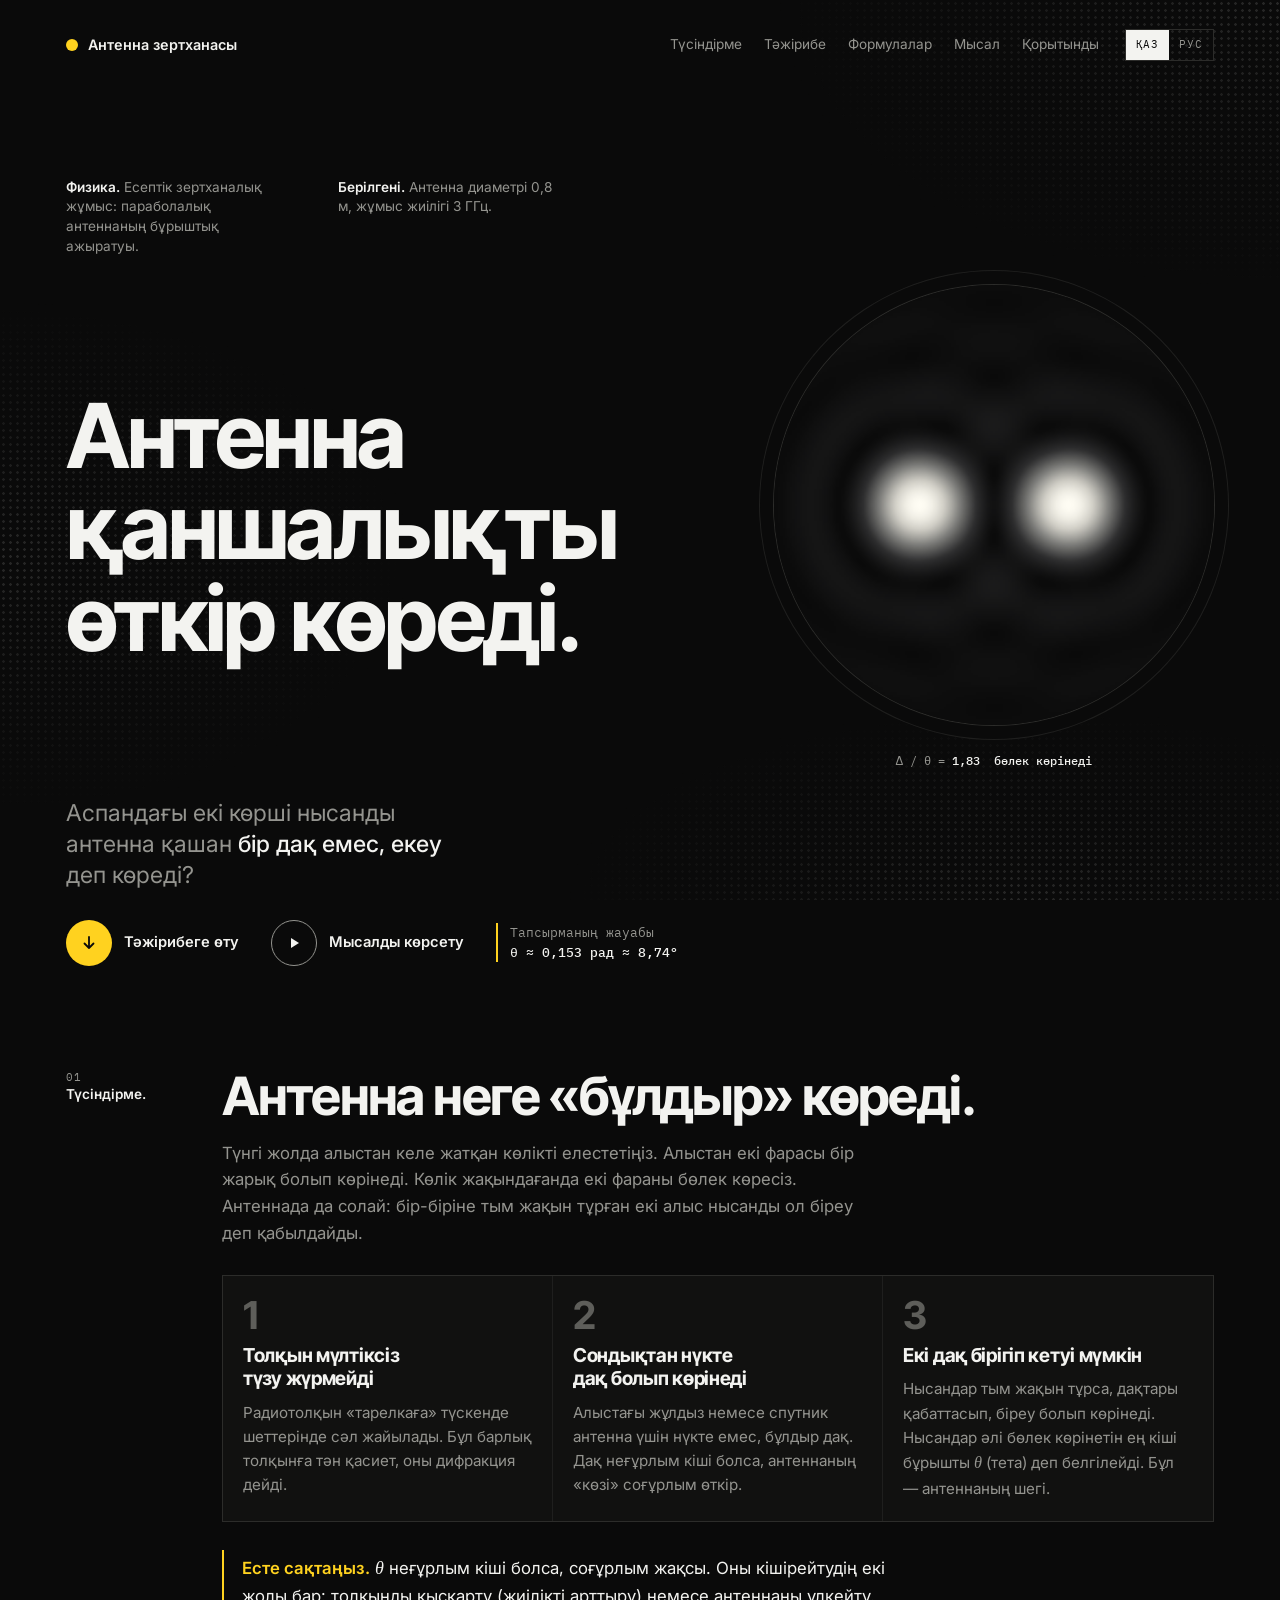
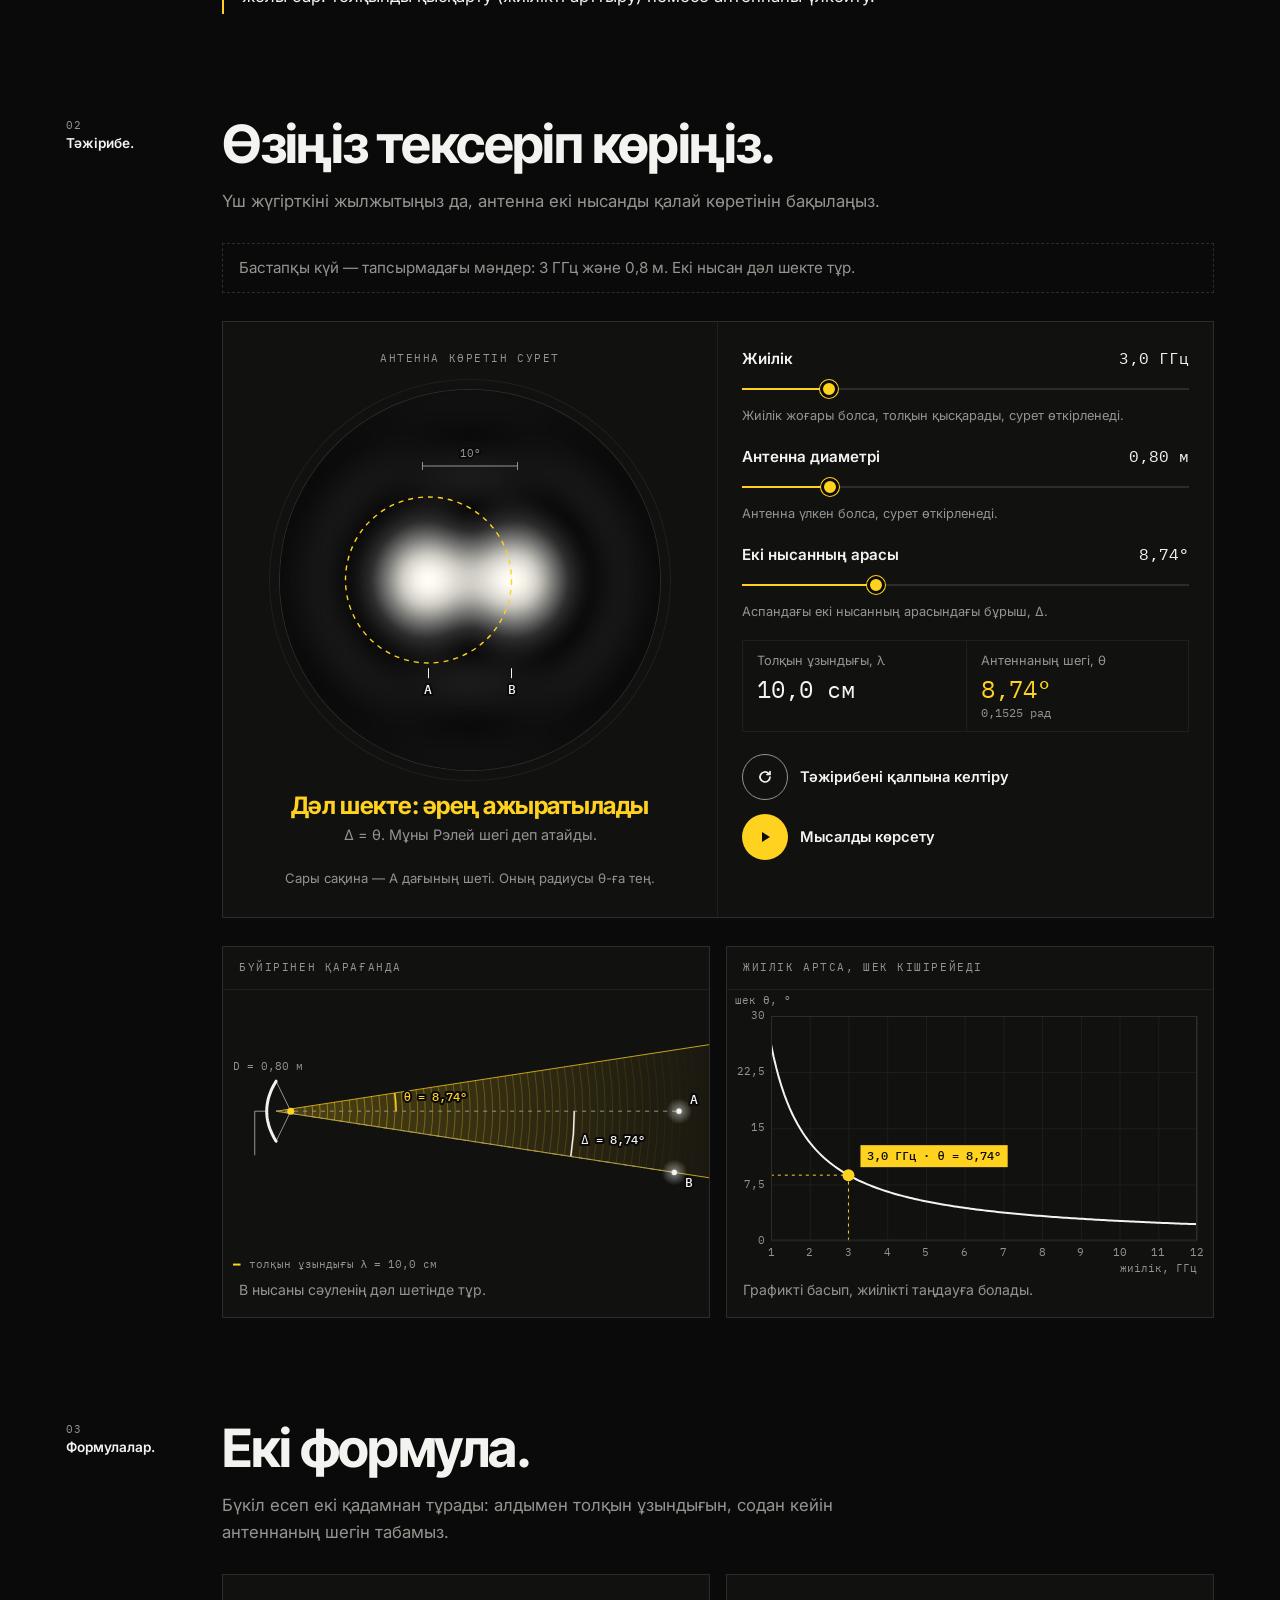
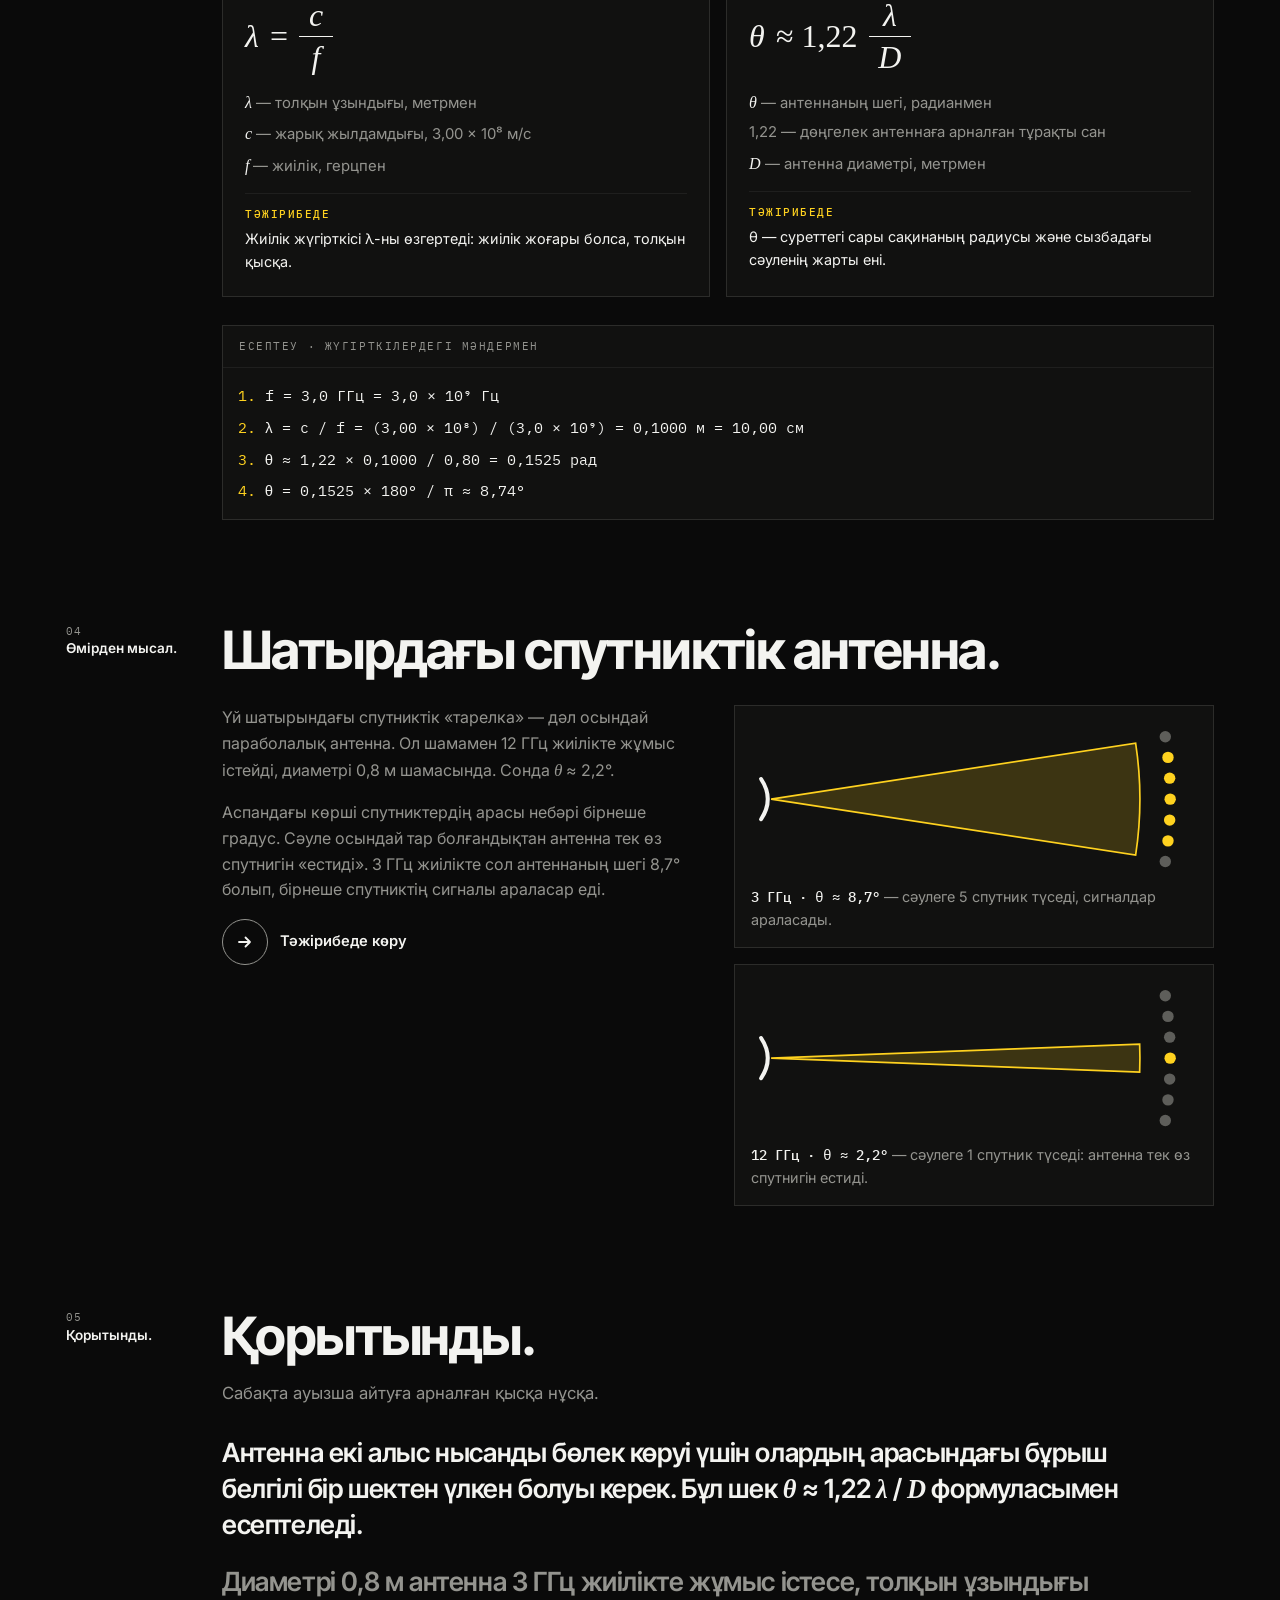
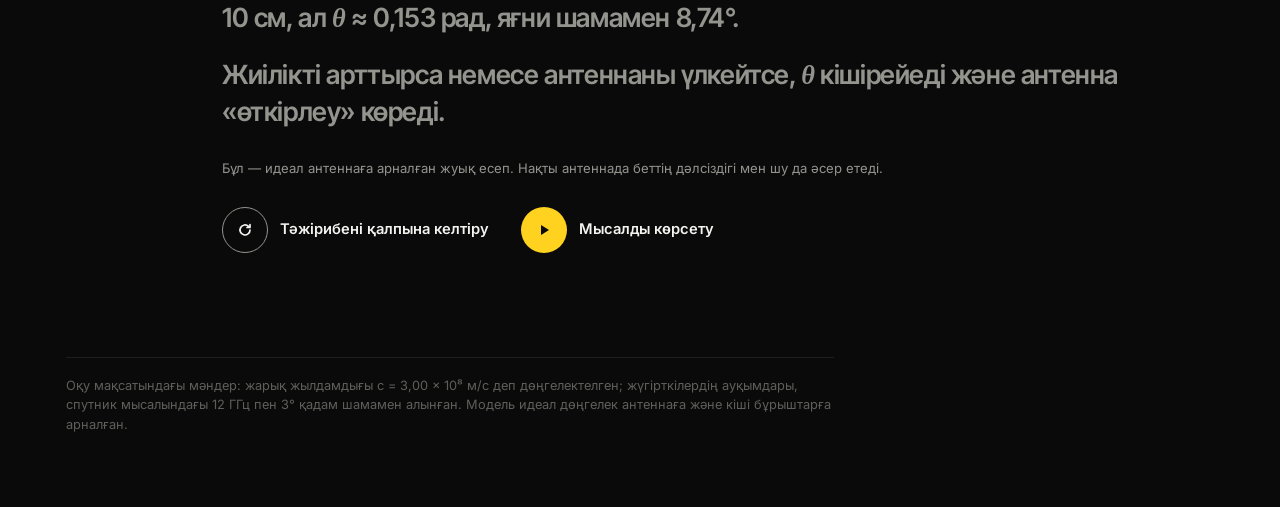
<file: index.html>
<!doctype html>
<html lang="kk">
<head>
  <meta charset="utf-8">
  <meta name="viewport" content="width=device-width, initial-scale=1, viewport-fit=cover">
  <title>Антеннаның бұрыштық ажыратуы · Антенна зертханасы</title>
  <meta name="description" content="Интерактивті физика зертханасы: параболалық антеннаның бұрыштық ажыратуы, θ ≈ 1,22 λ/D. / Интерактивная лаборатория: угловое разрешение параболической антенны.">
  <meta name="theme-color" content="#0a0a0a">
  <meta name="color-scheme" content="dark">
  <meta property="og:type" content="website">
  <meta property="og:title" content="Антеннаның бұрыштық ажыратуы">
  <meta property="og:description" content="Антенна қаншалықты өткір көреді? Интерактивті тәжірибе · Интерактивный эксперимент.">
  <meta name="twitter:card" content="summary">
  <link rel="icon" href="assets/favicon.svg" type="image/svg+xml">
  <link rel="preconnect" href="https://fonts.googleapis.com">
  <link rel="preconnect" href="https://fonts.gstatic.com" crossorigin>
  <link rel="stylesheet" href="https://fonts.googleapis.com/css2?family=IBM+Plex+Mono:wght@400;500&family=Inter:wght@400;500;600&family=Inter+Tight:wght@600;700&display=swap">
  <link rel="stylesheet" href="css/style.css">
</head>
<body>
<div class="page">

  <!-- ===== Навигация ===== -->
  <nav class="nav" aria-label="Бөлімдер">
    <div class="brand"><i aria-hidden="true"></i><span data-i="brand"></span></div>
    <div class="nav-links">
      <a href="#tusindirme" data-i="nav1"></a>
      <a href="#zerthana" data-i="nav2"></a>
      <a href="#formulalar" data-i="nav3"></a>
      <a href="#mysal" data-i="nav4"></a>
      <a href="#qorytyndy" data-i="nav5"></a>
    </div>
    <div class="lang" role="group" aria-label="Тіл / Язык">
      <button type="button" id="lang-kk" aria-pressed="true">ҚАЗ</button>
      <button type="button" id="lang-ru" aria-pressed="false">РУС</button>
    </div>
  </nav>

  <!-- ===== 1. Главный экран ===== -->
  <header class="hero">
    <div class="hero-meta">
      <p data-h="meta1"></p>
      <p data-h="meta2"></p>
    </div>
    <div class="hero-main">
      <h1 data-i="heroTitle"></h1>
      <div class="lens-wrap">
        <canvas class="lens" id="heroCanvas" role="img" aria-label="Airy"></canvas>
        <div class="lens-readout"><span>Δ / θ = <b id="heroRatio">1,00</b></span><b id="heroState"></b></div>
      </div>
    </div>
    <p class="hero-q" data-h="heroQ"></p>
    <div class="hero-actions">
      <a class="go" href="#zerthana"><i><svg viewBox="0 0 16 16" aria-hidden="true"><path d="M8 2v11M3.5 8.5 8 13l4.5-4.5" fill="none" stroke="currentColor" stroke-width="1.8" stroke-linecap="round" stroke-linejoin="round"/></svg></i><span data-i="heroCta"></span></a>
      <button class="go alt" type="button" data-action="demo"><i><svg viewBox="0 0 16 16" aria-hidden="true"><path d="M5 3v10l8-5z" fill="currentColor"/></svg></i><span data-i="demoBtn"></span></button>
      <p class="answer" data-h="answer"></p>
    </div>
  </header>

  <!-- ===== 2. Простое объяснение ===== -->
  <section class="sec" id="tusindirme">
    <div class="sec-no"><span>01</span><b data-i="n1"></b></div>
    <div class="sec-main">
      <div class="sec-head">
        <h2 data-i="exTitle"></h2>
        <p class="lede" data-i="exLede"></p>
      </div>
      <ol class="steps">
        <li><span class="n" aria-hidden="true">1</span><h3 data-i="ex1t"></h3><p data-i="ex1p"></p></li>
        <li><span class="n" aria-hidden="true">2</span><h3 data-i="ex2t"></h3><p data-i="ex2p"></p></li>
        <li><span class="n" aria-hidden="true">3</span><h3 data-i="ex3t"></h3><p data-h="ex3p"></p></li>
      </ol>
      <p class="remember" data-h="exRemember"></p>
    </div>
  </section>

  <!-- ===== 3. Интерактивная симуляция ===== -->
  <section class="sec" id="zerthana">
    <div class="sec-no"><span>02</span><b data-i="n2"></b></div>
    <div class="sec-main">
      <div class="sec-head">
        <h2 data-i="labTitle"></h2>
        <p class="lede" data-i="labLede"></p>
      </div>
      <p class="caption" id="caption" aria-live="polite"></p>

      <div class="frame lab">
        <!-- Что видит антенна -->
        <div class="lab-view">
          <span class="label" data-i="skyTitle"></span>
          <canvas class="lens" id="sky" role="img" aria-label="Airy"></canvas>
          <div class="verdict" id="verdict" data-state="limit" aria-live="polite">
            <strong id="verdictTitle"></strong>
            <span id="verdictSub"></span>
          </div>
          <p class="hint" data-i="skyHint"></p>
        </div>

        <!-- Ползунки и результат -->
        <div class="lab-side">
          <div class="control">
            <div class="control-top"><label for="inF" data-i="cF"></label><output id="outF" for="inF"></output></div>
            <input type="range" id="inF" min="1" max="12" step="0.1" value="3">
            <small data-i="cFh"></small>
          </div>
          <div class="control">
            <div class="control-top"><label for="inD" data-i="cD"></label><output id="outD" for="inD"></output></div>
            <input type="range" id="inD" min="0.3" max="3" step="0.05" value="0.8">
            <small data-i="cDh"></small>
          </div>
          <div class="control">
            <div class="control-top"><label for="inSep" data-i="cS"></label><output id="outSep" for="inSep"></output></div>
            <input type="range" id="inSep" min="0" max="30" step="0.05" value="8.75">
            <small data-i="cSh"></small>
          </div>
          <dl class="results">
            <div><dt data-i="rLam"></dt><dd id="valLam"></dd></div>
            <div class="main"><dt data-i="rTheta"></dt><dd id="valTheta"></dd></div>
          </dl>
          <p class="hint" id="warnAngle" hidden data-i="warnAngle"></p>
          <div class="lab-actions">
            <button class="go alt" type="button" data-action="reset"><i><svg viewBox="0 0 16 16" aria-hidden="true"><path d="M13 8a5 5 0 1 1-1.5-3.6M13 2.5v3h-3" fill="none" stroke="currentColor" stroke-width="1.7" stroke-linecap="round" stroke-linejoin="round"/></svg></i><span data-i="resetBtn"></span></button>
            <button class="go" type="button" data-action="demo"><i><svg viewBox="0 0 16 16" aria-hidden="true"><path d="M5 3v10l8-5z" fill="currentColor"/></svg></i><span data-i="demoBtn"></span></button>
          </div>
        </div>
      </div>

      <div class="pair">
        <div class="frame">
          <div class="frame-head"><span class="label" data-i="schemeTitle"></span></div>
          <canvas class="plot" id="scheme" role="img" aria-label="scheme"></canvas>
          <p class="note" id="schemeNote"></p>
        </div>
        <div class="frame">
          <div class="frame-head"><span class="label" data-i="graphTitle"></span></div>
          <canvas class="plot" id="graph" role="img" aria-label="graph"></canvas>
          <p class="note" data-i="graphNote"></p>
        </div>
      </div>
    </div>
  </section>

  <!-- ===== 4. Формулы ===== -->
  <section class="sec" id="formulalar">
    <div class="sec-no"><span>03</span><b data-i="n3"></b></div>
    <div class="sec-main">
      <div class="sec-head">
        <h2 data-i="fTitle"></h2>
        <p class="lede" data-i="fLede"></p>
      </div>
      <div class="laws">
        <article class="frame law">
          <div class="law-eq"><var>λ</var> = <span class="frac"><span><var>c</var></span><span><var>f</var></span></span></div>
          <ul class="vars" data-h="f1v"></ul>
          <p class="in-sim"><b data-i="inSim"></b><span data-i="f1s"></span></p>
        </article>
        <article class="frame law">
          <div class="law-eq"><var>θ</var> ≈ 1,22 <span class="frac"><span><var>λ</var></span><span><var>D</var></span></span></div>
          <ul class="vars" data-h="f2v"></ul>
          <p class="in-sim"><b data-i="inSim"></b><span data-i="f2s"></span></p>
        </article>
      </div>
      <div class="frame calc">
        <div class="frame-head"><span class="label" data-i="calcTitle"></span></div>
        <ol id="calcSteps"></ol>
      </div>
    </div>
  </section>

  <!-- ===== 5. Пример из жизни ===== -->
  <section class="sec" id="mysal">
    <div class="sec-no"><span>04</span><b data-i="n4"></b></div>
    <div class="sec-main">
      <div class="sec-head"><h2 data-i="mTitle"></h2></div>
      <div class="example">
        <div class="example-text">
          <p data-h="m1"></p>
          <p data-i="m2"></p>
          <div><button class="go alt" type="button" id="btnSatellite"><i><svg viewBox="0 0 16 16" aria-hidden="true"><path d="M2 8h11M8.5 3.5 13 8l-4.5 4.5" fill="none" stroke="currentColor" stroke-width="1.8" stroke-linecap="round" stroke-linejoin="round"/></svg></i><span data-i="mBtn"></span></button></div>
        </div>
        <div class="beams" id="beams"></div>
      </div>
    </div>
  </section>

  <!-- ===== 6. Вывод ===== -->
  <section class="sec" id="qorytyndy">
    <div class="sec-no"><span>05</span><b data-i="n5"></b></div>
    <div class="sec-main">
      <div class="sec-head">
        <h2 data-i="qTitle"></h2>
        <p class="lede" data-i="qLede"></p>
      </div>
      <div class="speech">
        <p data-h="q1"></p>
        <p data-h="q2"></p>
        <p data-h="q3"></p>
      </div>
      <p class="hint" data-i="qLimit"></p>
      <div class="final">
        <button class="go alt" type="button" data-action="reset" data-scroll="1"><i><svg viewBox="0 0 16 16" aria-hidden="true"><path d="M13 8a5 5 0 1 1-1.5-3.6M13 2.5v3h-3" fill="none" stroke="currentColor" stroke-width="1.7" stroke-linecap="round" stroke-linejoin="round"/></svg></i><span data-i="resetBtn"></span></button>
        <button class="go" type="button" data-action="demo"><i><svg viewBox="0 0 16 16" aria-hidden="true"><path d="M5 3v10l8-5z" fill="currentColor"/></svg></i><span data-i="demoBtn"></span></button>
      </div>
    </div>
  </section>

  <footer data-i="foot"></footer>
</div>

  <noscript><p style="padding:24px;color:#f3f3f0">Бұл зертхана JavaScript-пен жұмыс істейді. / Для работы лаборатории нужен JavaScript.</p></noscript>
  <script src="js/main.js"></script>
</body>
</html>
</file>
<file: css/style.css>
/* ==========================================================================
   Макет: журнальная вёрстка на чёрном фоне. Узкая левая колонка с номером
   раздела, справа — содержимое в тонких рамках. Один акцентный цвет (жёлтый),
   крупные заголовки с точкой, полутоновая точечная фактура по краям.
   Единственная тёмная тема выбрана намеренно.
   ========================================================================== */
:root {
  color-scheme: dark;

  /* Цвета: тёплые серые + один жёлтый акцент */
  --bg: #0a0a0a;        /* фон страницы */
  --panel: #111110;     /* рамки-экраны */
  --panel-2: #191918;   /* приподнятые элементы */
  --line: #2c2c2a;      /* рамки */
  --line-soft: #1f1f1e; /* сетка и разделители */
  --fg: #f3f3f0;        /* основной текст, «звёзды» */
  --muted: #94948f;     /* вторичный текст */
  --dim: #5e5e5a;       /* самые тихие подписи */
  --accent: #ffd21f;    /* жёлтый: предел антенны θ, луч, кнопки */
  --ink: #0a0a0a;       /* текст на жёлтом */

  /* Шрифты: заголовки / текст / числа и мелкие подписи / формулы */
  --f-display: "Inter Tight", "Inter", "Helvetica Neue", Arial, sans-serif;
  --f-body: "Inter", "Helvetica Neue", "Segoe UI", Arial, sans-serif;
  --f-mono: "IBM Plex Mono", ui-monospace, Menlo, Consolas, monospace;
  --f-math: "Cambria Math", "STIX Two Math", "Times New Roman", Georgia, serif;
}

*, *::before, *::after { box-sizing: border-box; }
html { scroll-behavior: smooth; }
body { background: var(--bg); color: var(--fg); font-family: var(--f-body); font-size: 16px; line-height: 1.6; -webkit-font-smoothing: antialiased; }

/* Полутоновая точечная фактура: видна пятнами по краям, как печатный растр */
body::before {
  content: ""; position: fixed; inset: 0; z-index: 0; pointer-events: none;
  background-image: radial-gradient(circle, rgba(243, 243, 240, .13) 1px, transparent 1.6px);
  background-size: 7px 7px;
  -webkit-mask-image: radial-gradient(55% 45% at 100% 0%, #000, transparent 72%), radial-gradient(45% 40% at 0% 62%, #000, transparent 72%), radial-gradient(50% 30% at 80% 100%, #000, transparent 72%);
          mask-image: radial-gradient(55% 45% at 100% 0%, #000, transparent 72%), radial-gradient(45% 40% at 0% 62%, #000, transparent 72%), radial-gradient(50% 30% at 80% 100%, #000, transparent 72%);
}

.page {
  position: relative; z-index: 1;
  max-width: 1180px; margin: 0 auto;
  padding-block: 20px 64px;
  padding-left: max(16px, env(safe-area-inset-left, 0px));
  padding-right: max(16px, env(safe-area-inset-right, 0px));
  display: flex; flex-direction: column; gap: 104px;
}
button, input { font: inherit; color: inherit; }
button { cursor: pointer; }
:focus-visible { outline: 2px solid var(--accent); outline-offset: 3px; }

/* ---------- Типографика ---------- */
h1, h2, h3 { font-family: var(--f-display); font-weight: 700; line-height: 1.02; letter-spacing: -.03em; margin: 0; text-wrap: balance; overflow-wrap: break-word; }
h1 { font-size: clamp(2.5rem, 7.4vw, 5.6rem); }
h2 { font-size: clamp(1.9rem, 4.4vw, 3.3rem); }
h3 { font-size: 1.2rem; line-height: 1.2; letter-spacing: -.015em; }
p { margin: 0; }
.lede { color: var(--muted); max-width: 60ch; font-size: 1.05rem; }
.label { font-family: var(--f-mono); font-size: .7rem; letter-spacing: .14em; text-transform: uppercase; color: var(--muted); }
.num { font-family: var(--f-mono); font-variant-numeric: tabular-nums; }
var { font-family: var(--f-math); font-style: italic; font-size: 1.08em; }

/* ---------- Навигация ---------- */
.nav { display: flex; align-items: center; gap: 16px; }
.brand { display: flex; align-items: center; gap: 10px; font-weight: 600; font-size: .9rem; white-space: nowrap; }
.brand i { width: 12px; height: 12px; border-radius: 50%; background: var(--accent); display: block; }
.nav-links { display: flex; gap: 2px; margin-left: auto; overflow-x: auto; min-width: 0; scrollbar-width: none; }
.nav-links::-webkit-scrollbar { display: none; }
.nav-links a { color: var(--muted); text-decoration: none; font-size: .85rem; white-space: nowrap; padding: 6px 10px; }
.nav-links a:hover { color: var(--fg); }
.lang { display: flex; flex: none; border: 1px solid var(--line); }
.lang button { border: 0; background: transparent; padding: 6px 10px; font-family: var(--f-mono); font-size: .7rem; letter-spacing: .08em; color: var(--muted); }
.lang button[aria-pressed="true"] { background: var(--fg); color: var(--ink); }

/* ---------- Кнопки: жёлтый круг со стрелкой и подпись ---------- */
.go { display: inline-flex; align-items: center; gap: 12px; border: 0; background: none; padding: 0; color: var(--fg); font-weight: 600; font-size: .92rem; text-decoration: none; text-align: left; }
.go i { flex: none; width: 46px; height: 46px; border-radius: 50%; display: grid; place-items: center; background: var(--accent); color: var(--ink); transition: transform .2s; }
.go.alt i { background: transparent; color: var(--fg); border: 1px solid var(--muted); }
.go:hover i { transform: scale(1.06); }
.go svg { width: 16px; height: 16px; }

/* ---------- Рамка-экран ---------- */
.frame { position: relative; background: var(--panel); border: 1px solid var(--line); min-width: 0; }
.frame-head { display: flex; align-items: center; justify-content: space-between; gap: 12px; padding: 12px 16px; border-bottom: 1px solid var(--line-soft); }
.frame-body { padding: 16px; }

/* ---------- Главный экран ---------- */
.hero { display: flex; flex-direction: column; gap: 28px; padding-top: 12px; }
.hero-meta { display: flex; flex-wrap: wrap; gap: 8px 56px; color: var(--muted); font-size: .85rem; line-height: 1.45; }
.hero-meta p { max-width: 24ch; }
.hero-meta b { color: var(--fg); font-weight: 600; }
.hero-main { display: grid; grid-template-columns: minmax(0, 1.2fr) minmax(0, .8fr); align-items: center; gap: 0; }
.hero-main h1 { position: relative; z-index: 2; margin-right: -12%; }
.lens-wrap { position: relative; justify-self: end; width: min(100%, 440px); }
.lens { display: block; width: 100%; aspect-ratio: 1; border-radius: 50%; background: var(--bg); box-shadow: 0 0 0 1px var(--line), 0 0 0 14px var(--bg), 0 0 0 15px var(--line-soft); }
.lens-readout { margin-top: 26px; display: flex; justify-content: center; gap: 14px; font-family: var(--f-mono); font-size: .75rem; color: var(--muted); }
.lens-readout b { color: var(--fg); font-weight: 500; }
.hero-q { font-size: clamp(1.1rem, 2vw, 1.45rem); line-height: 1.35; max-width: 30ch; color: var(--muted); }
.hero-q b { color: var(--fg); font-weight: 500; }
.hero-actions { display: flex; flex-wrap: wrap; align-items: center; gap: 18px 32px; }
.answer { font-family: var(--f-mono); font-size: .82rem; color: var(--muted); border-left: 2px solid var(--accent); padding-left: 12px; line-height: 1.5; }
.answer b { color: var(--fg); font-weight: 500; }

/* ---------- Раздел: слева номер, справа содержимое ---------- */
.sec { display: grid; grid-template-columns: 132px minmax(0, 1fr); gap: 24px; }
.sec-no { font-size: .85rem; line-height: 1.4; color: var(--muted); position: sticky; top: calc(16px + env(safe-area-inset-top, 0px)); align-self: start; }
.sec-no span { display: block; font-family: var(--f-mono); font-size: .7rem; letter-spacing: .1em; }
.sec-no b { color: var(--fg); font-weight: 600; }
.sec-main { display: flex; flex-direction: column; gap: 28px; min-width: 0; }
.sec-head { display: flex; flex-direction: column; gap: 16px; }

/* ---------- Объяснение ---------- */
.steps { display: grid; grid-template-columns: repeat(3, minmax(0, 1fr)); list-style: none; margin: 0; padding: 0; border: 1px solid var(--line); background: var(--panel); }
.steps li { padding: 20px; display: flex; flex-direction: column; gap: 10px; border-right: 1px solid var(--line-soft); min-width: 0; }
.steps li:last-child { border-right: 0; }
.steps .n { font-family: var(--f-display); font-weight: 700; font-size: 2.4rem; line-height: 1; color: var(--dim); letter-spacing: -.03em; }
.steps p { color: var(--muted); font-size: .95rem; }
.remember { border-left: 2px solid var(--accent); padding: 4px 0 4px 18px; max-width: 64ch; font-size: 1.05rem; }
.remember b { color: var(--accent); font-weight: 600; }

/* ---------- Лаборатория ---------- */
.caption { scroll-margin-top: calc(16px + env(safe-area-inset-top, 0px)); min-height: 3.2em; padding: 12px 16px; border: 1px dashed var(--line); color: var(--muted); font-size: .95rem; }
.caption.active { border-style: solid; border-color: var(--accent); color: var(--fg); }
.lab { display: grid; grid-template-columns: minmax(0, 1fr) minmax(0, 1fr); }
.lab-view { padding: 28px; display: flex; flex-direction: column; align-items: center; gap: 22px; border-right: 1px solid var(--line-soft); min-width: 0; }
.lab-view .lens { max-width: 380px; box-shadow: 0 0 0 1px var(--line), 0 0 0 10px var(--panel), 0 0 0 11px var(--line-soft); }
.lab-side { padding: 24px; display: flex; flex-direction: column; gap: 18px; min-width: 0; }

.verdict { width: 100%; text-align: center; display: flex; flex-direction: column; gap: 4px; }
.verdict strong { font-family: var(--f-display); font-weight: 700; font-size: 1.5rem; line-height: 1.15; letter-spacing: -.02em; }
.verdict span { color: var(--muted); font-size: .9rem; }
.verdict[data-state="resolved"] strong, .verdict[data-state="limit"] strong { color: var(--accent); }

.control { display: flex; flex-direction: column; gap: 2px; }
.control-top { display: flex; justify-content: space-between; align-items: baseline; gap: 12px; }
.control label { font-weight: 600; font-size: .95rem; }
.control output { font-family: var(--f-mono); font-variant-numeric: tabular-nums; font-size: 1rem; white-space: nowrap; }
.control small { color: var(--muted); font-size: .8rem; }
input[type="range"] { -webkit-appearance: none; appearance: none; width: 100%; height: 30px; margin: 0; background: transparent; cursor: pointer; --p: 50%; }
input[type="range"]::-webkit-slider-runnable-track { height: 2px; background: linear-gradient(to right, var(--accent) var(--p), var(--line) var(--p)); }
input[type="range"]::-moz-range-track { height: 2px; background: linear-gradient(to right, var(--accent) var(--p), var(--line) var(--p)); }
input[type="range"]::-webkit-slider-thumb { -webkit-appearance: none; appearance: none; width: 18px; height: 18px; margin-top: -8px; border-radius: 50%; background: var(--accent); border: 3px solid var(--bg); box-shadow: 0 0 0 1px var(--accent); }
input[type="range"]::-moz-range-thumb { width: 12px; height: 12px; border-radius: 50%; background: var(--accent); border: 3px solid var(--bg); box-shadow: 0 0 0 1px var(--accent); }

.results { display: grid; grid-template-columns: 1fr 1fr; border: 1px solid var(--line-soft); margin: 0; }
.results div { padding: 12px 14px; min-width: 0; }
.results div + div { border-left: 1px solid var(--line-soft); }
.results dt { font-size: .8rem; color: var(--muted); line-height: 1.3; }
.results dd { margin: 6px 0 0; font-family: var(--f-mono); font-variant-numeric: tabular-nums; font-size: 1.5rem; line-height: 1.1; white-space: nowrap; }
.results dd small { font-size: .75rem; color: var(--muted); display: block; margin-top: 4px; }
.results .main dd { color: var(--accent); }
.lab-actions { display: flex; flex-wrap: wrap; gap: 14px 28px; margin-top: 4px; }
.hint { color: var(--muted); font-size: .82rem; }

.pair { display: grid; grid-template-columns: minmax(0, 1fr) minmax(0, 1fr); gap: 16px; }
canvas.plot { display: block; width: 100%; aspect-ratio: 16 / 9.5; }
#graph { touch-action: pan-y; cursor: ew-resize; }
.note { padding: 0 16px 16px; color: var(--muted); font-size: .88rem; }

/* ---------- Формулы ---------- */
.laws { display: grid; grid-template-columns: minmax(0, 1fr) minmax(0, 1fr); gap: 16px; }
.law { padding: 22px; display: flex; flex-direction: column; gap: 14px; }
.law-eq { font-family: var(--f-math); font-size: 2rem; display: flex; align-items: center; gap: .35em; flex-wrap: wrap; min-height: 2.4em; }
.law-eq var { font-size: 1em; }
.frac { display: inline-flex; flex-direction: column; text-align: center; line-height: 1.15; }
.frac > span:first-child { border-bottom: 1px solid currentColor; padding: 0 .3em 2px; }
.frac > span:last-child { padding: 2px .3em 0; }
.vars { list-style: none; margin: 0; padding: 0; display: flex; flex-direction: column; gap: 6px; font-size: .93rem; color: var(--muted); }
.vars var { color: var(--fg); }
.in-sim { font-size: .9rem; border-top: 1px solid var(--line-soft); padding-top: 12px; }
.in-sim b { display: block; margin-bottom: 4px; font-family: var(--f-mono); font-weight: 500; font-size: .68rem; letter-spacing: .14em; text-transform: uppercase; color: var(--accent); }
.calc ol { margin: 0; padding: 16px 16px 16px 2.6em; display: flex; flex-direction: column; gap: 8px; }
.calc li { font-family: var(--f-mono); font-variant-numeric: tabular-nums; font-size: .92rem; overflow-wrap: anywhere; }
.calc li::marker { color: var(--accent); }

/* ---------- Пример из жизни ---------- */
.example { display: grid; grid-template-columns: minmax(0, 1fr) minmax(0, 1fr); gap: 32px; align-items: start; }
.example-text { display: flex; flex-direction: column; gap: 16px; min-width: 0; max-width: 56ch; }
.example-text p { color: var(--muted); }
.beams { display: flex; flex-direction: column; gap: 16px; min-width: 0; }
.beam { padding: 16px; }
.beam svg { display: block; width: 100%; height: auto; }
.beam p { font-size: .9rem; color: var(--muted); margin-top: 8px; }
.beam p b { color: var(--fg); font-family: var(--f-mono); font-weight: 500; }

/* ---------- Вывод ---------- */
.speech { font-family: var(--f-display); font-weight: 600; font-size: clamp(1.2rem, 2.2vw, 1.65rem); line-height: 1.35; letter-spacing: -.015em; max-width: 34em; display: flex; flex-direction: column; gap: .8em; }
.speech p:nth-child(n+2) { color: var(--muted); }
.speech var { font-size: 1em; }
.final { display: flex; flex-wrap: wrap; gap: 18px 32px; }

footer { color: var(--dim); font-size: .8rem; border-top: 1px solid var(--line-soft); padding-top: 18px; max-width: 96ch; line-height: 1.55; }

/* ---------- Адаптация ---------- */
@media (max-width: 900px) {
  .page { gap: 72px; }
  .sec { grid-template-columns: minmax(0, 1fr); gap: 14px; }
  .sec-no { position: static; display: flex; gap: 10px; align-items: baseline; }
  .hero-main { grid-template-columns: minmax(0, 1fr); gap: 36px; }
  .hero-main h1 { margin-right: 0; }
  .lens-wrap { justify-self: center; width: min(100%, 340px); padding: 15px; }
  .steps, .laws, .example, .pair, .lab { grid-template-columns: minmax(0, 1fr); }
  .steps li { border-right: 0; border-bottom: 1px solid var(--line-soft); }
  .steps li:last-child { border-bottom: 0; }
  .lab-view { border-right: 0; border-bottom: 1px solid var(--line-soft); padding: 22px 16px 18px; gap: 16px; }
  .lab-view .lens { max-width: 250px; }
  .lab-side { padding: 18px 16px; }
}
@media (max-width: 560px) {
  .brand span { display: none; }
  .nav-links a { padding: 6px 8px; }
  .verdict strong { font-size: 1.3rem; }
  .results dd { font-size: 1.25rem; }
  .law-eq { font-size: 1.7rem; }
  canvas.plot { aspect-ratio: 4 / 3; }
}
@media (prefers-reduced-motion: reduce) {
  html { scroll-behavior: auto; }
  * { transition: none !important; }
}
</file>
